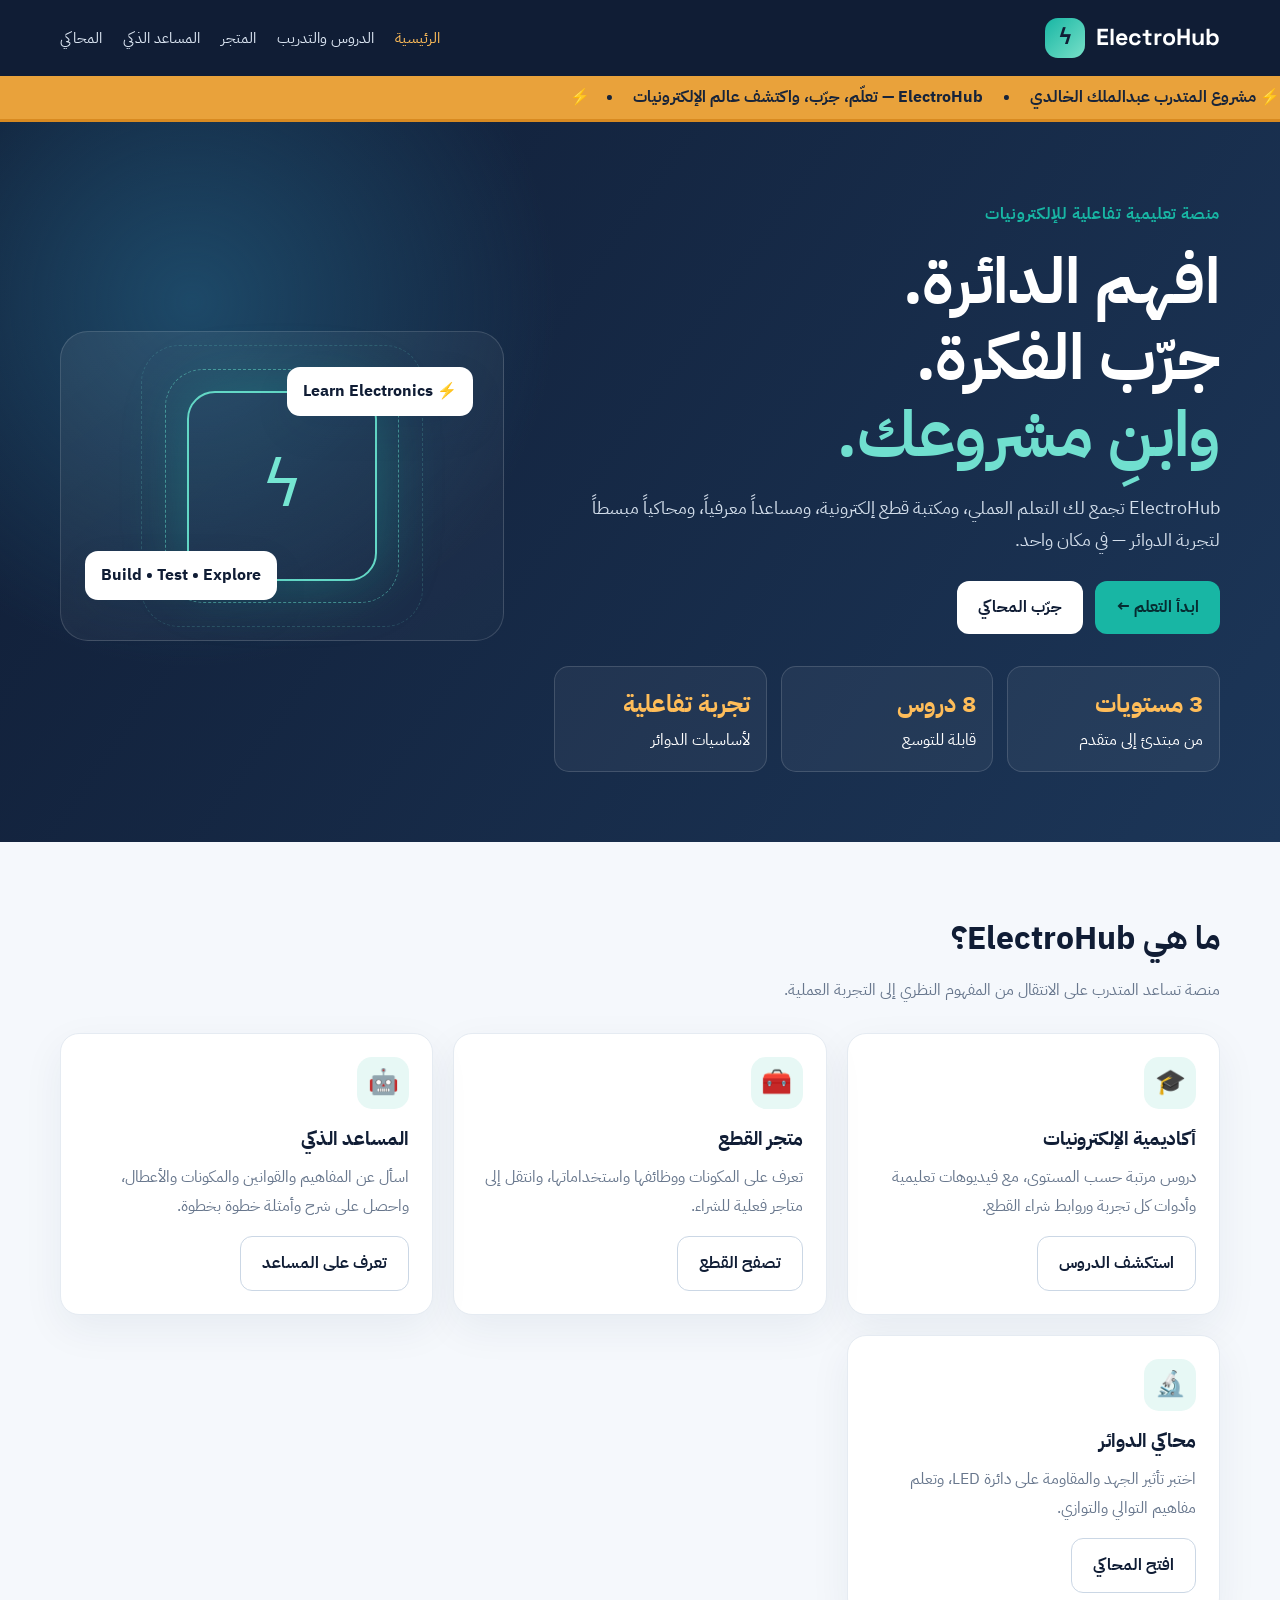
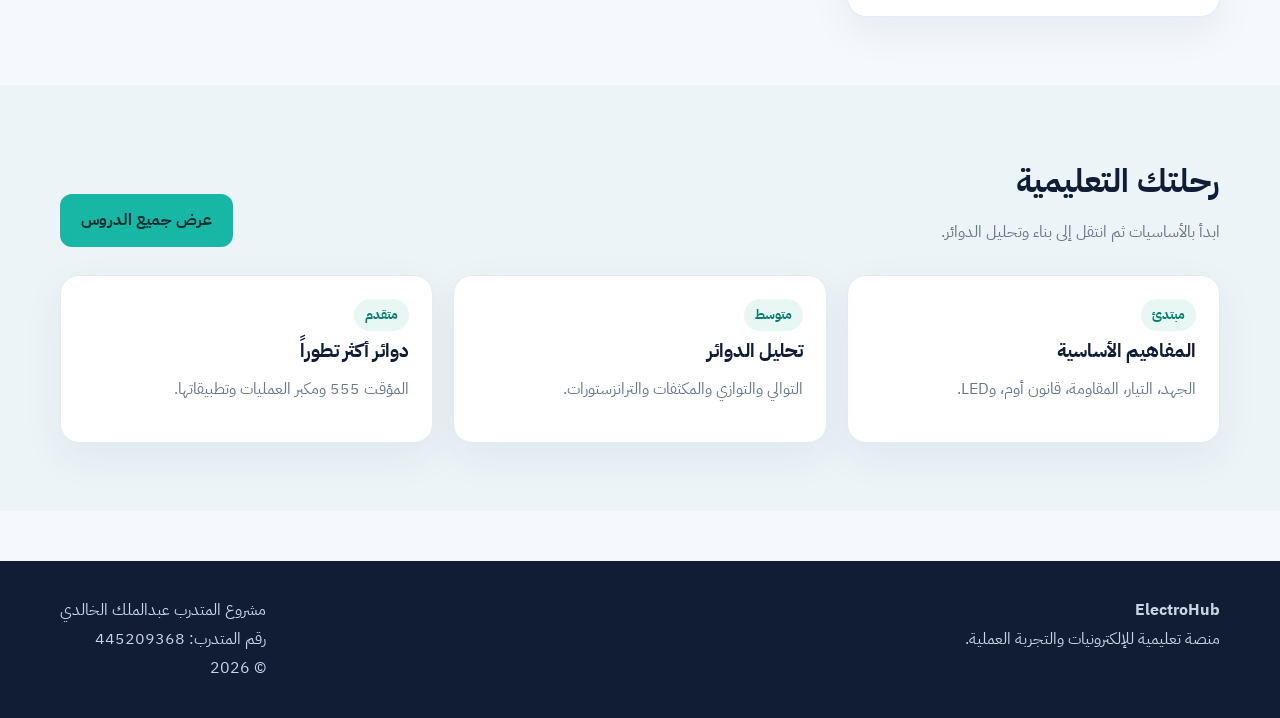
<file: index.html>
<!doctype html><html lang="ar" dir="rtl"><head><meta charset="utf-8"><meta name="viewport" content="width=device-width,initial-scale=1"><title>ElectroHub | بوابتك إلى عالم الإلكترونيات</title><link rel="stylesheet" href="assets/css/style.css"></head><body><header class="topbar"><div class="container nav"><a class="brand" href="index.html"><span class="brand-mark">ϟ</span> ElectroHub</a><nav class="navlinks"><a class="active" href="index.html">الرئيسية</a><a href="lessons.html">الدروس والتدريب</a><a href="store.html">المتجر</a><a href="assistant.html">المساعد الذكي</a><a href="simulator.html">المحاكي</a></nav></div></header><div class="ticker"><span>⚡ مشروع المتدرب عبدالملك الخالدي　 •　 ElectroHub — تعلّم، جرّب، واكتشف عالم الإلكترونيات　 •　⚡</span></div><main><section class="hero"><div class="container hero-grid"><div><div class="eyebrow">منصة تعليمية تفاعلية للإلكترونيات</div><h1>افهم الدائرة.<br>جرّب الفكرة.<br><span style="color:#70dfcf">وابنِ مشروعك.</span></h1><p>ElectroHub تجمع لك التعلم العملي، ومكتبة قطع إلكترونية، ومساعداً معرفياً، ومحاكياً مبسطاً لتجربة الدوائر — في مكان واحد.</p><div style="display:flex;gap:12px;flex-wrap:wrap;margin-top:25px"><a class="btn primary" href="lessons.html">ابدأ التعلم ←</a><a class="btn secondary" href="simulator.html">جرّب المحاكي</a></div><div class="stats"><div class="stat"><b>3 مستويات</b><span>من مبتدئ إلى متقدم</span></div><div class="stat"><b>8 دروس</b><span>قابلة للتوسع</span></div><div class="stat"><b>تجربة تفاعلية</b><span>لأساسيات الدوائر</span></div></div></div><div class="hero-art"><div class="chip">ϟ</div><div class="floating f1">⚡ Learn Electronics</div><div class="floating f2">Build • Test • Explore</div></div></div></section><section class="section"><div class="container"><div class="section-head"><div><h2>ما هي ElectroHub؟</h2><p>منصة تساعد المتدرب على الانتقال من المفهوم النظري إلى التجربة العملية.</p></div></div><div class="cards"><article class="card"><div class="card-icon">🎓</div><h3>أكاديمية الإلكترونيات</h3><p>دروس مرتبة حسب المستوى، مع فيديوهات تعليمية وأدوات كل تجربة وروابط شراء القطع.</p><a class="btn outline" href="lessons.html">استكشف الدروس</a></article><article class="card"><div class="card-icon">🧰</div><h3>متجر القطع</h3><p>تعرف على المكونات ووظائفها واستخداماتها، وانتقل إلى متاجر فعلية للشراء.</p><a class="btn outline" href="store.html">تصفح القطع</a></article><article class="card"><div class="card-icon">🤖</div><h3>المساعد الذكي</h3><p>اسأل عن المفاهيم والقوانين والمكونات والأعطال، واحصل على شرح وأمثلة خطوة بخطوة.</p><a class="btn outline" href="assistant.html">تعرف على المساعد</a></article><article class="card"><div class="card-icon">🔬</div><h3>محاكي الدوائر</h3><p>اختبر تأثير الجهد والمقاومة على دائرة LED، وتعلم مفاهيم التوالي والتوازي.</p><a class="btn outline" href="simulator.html">افتح المحاكي</a></article></div></div></section><section class="section" style="background:#edf4f8"><div class="container"><div class="section-head"><div><h2>رحلتك التعليمية</h2><p>ابدأ بالأساسيات ثم انتقل إلى بناء وتحليل الدوائر.</p></div><a class="btn primary" href="lessons.html">عرض جميع الدروس</a></div><div class="cards"><div class="card"><span class="tag">مبتدئ</span><h3>المفاهيم الأساسية</h3><p>الجهد، التيار، المقاومة، قانون أوم، وLED.</p></div><div class="card"><span class="tag">متوسط</span><h3>تحليل الدوائر</h3><p>التوالي والتوازي والمكثفات والترانزستورات.</p></div><div class="card"><span class="tag">متقدم</span><h3>دوائر أكثر تطوراً</h3><p>المؤقت 555 ومكبر العمليات وتطبيقاتها.</p></div></div></div></section></main><footer class="footer"><div class="container footer-row"><div><b>ElectroHub</b><div>منصة تعليمية للإلكترونيات والتجربة العملية.</div></div><div class="footer-info">
    <div>مشروع المتدرب عبدالملك الخالدي</div>
    <div>رقم المتدرب: 445209368</div>
    <div>© 2026</div>
</div></div></footer></body></html>
</file>
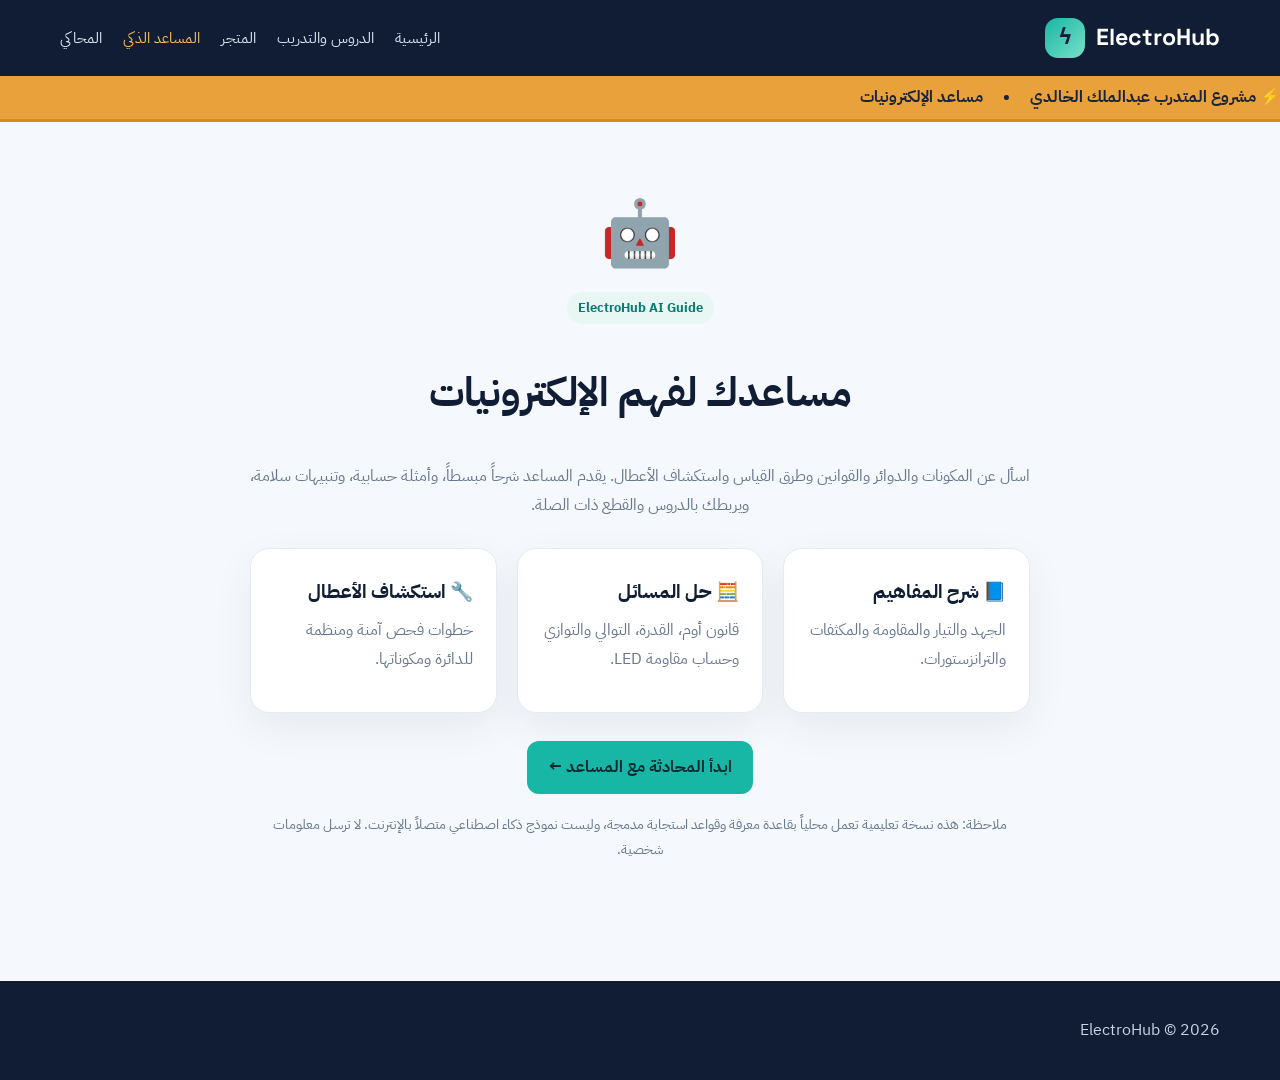
<file: assistant.html>
<!doctype html><html lang="ar" dir="rtl"><head><meta charset="utf-8"><meta name="viewport" content="width=device-width,initial-scale=1"><title>المساعد الذكي | ElectroHub</title><link rel="stylesheet" href="assets/css/style.css"></head><body><header class="topbar"><div class="container nav"><a class="brand" href="index.html"><span class="brand-mark">ϟ</span> ElectroHub</a><nav class="navlinks"><a href="index.html">الرئيسية</a><a href="lessons.html">الدروس والتدريب</a><a href="store.html">المتجر</a><a class="active" href="assistant.html">المساعد الذكي</a><a href="simulator.html">المحاكي</a></nav></div></header><div class="ticker"><span>⚡ مشروع المتدرب عبدالملك الخالدي　 •　 مساعد الإلكترونيات</span></div><main class="container"><section class="assistant-intro"><div class="big-icon">🤖</div><span class="tag">ElectroHub AI Guide</span><h1 style="color:var(--navy);font-size:2.5rem">مساعدك لفهم الإلكترونيات</h1><p class="muted">اسأل عن المكونات والدوائر والقوانين وطرق القياس واستكشاف الأعطال. يقدم المساعد شرحاً مبسطاً، وأمثلة حسابية، وتنبيهات سلامة، ويربطك بالدروس والقطع ذات الصلة.</p><div class="cards" style="text-align:right;margin:28px 0"><div class="card"><h3>📘 شرح المفاهيم</h3><p>الجهد والتيار والمقاومة والمكثفات والترانزستورات.</p></div><div class="card"><h3>🧮 حل المسائل</h3><p>قانون أوم، القدرة، التوالي والتوازي وحساب مقاومة LED.</p></div><div class="card"><h3>🔧 استكشاف الأعطال</h3><p>خطوات فحص آمنة ومنظمة للدائرة ومكوناتها.</p></div></div><a class="btn primary" href="assistant-chat.html">ابدأ المحادثة مع المساعد ←</a><p class="small" style="margin-top:18px">ملاحظة: هذه نسخة تعليمية تعمل محلياً بقاعدة معرفة وقواعد استجابة مدمجة، وليست نموذج ذكاء اصطناعي متصلاً بالإنترنت. لا ترسل معلومات شخصية.</p></section></main><footer class="footer"><div class="container">ElectroHub © 2026</div></footer></body></html>
</file>
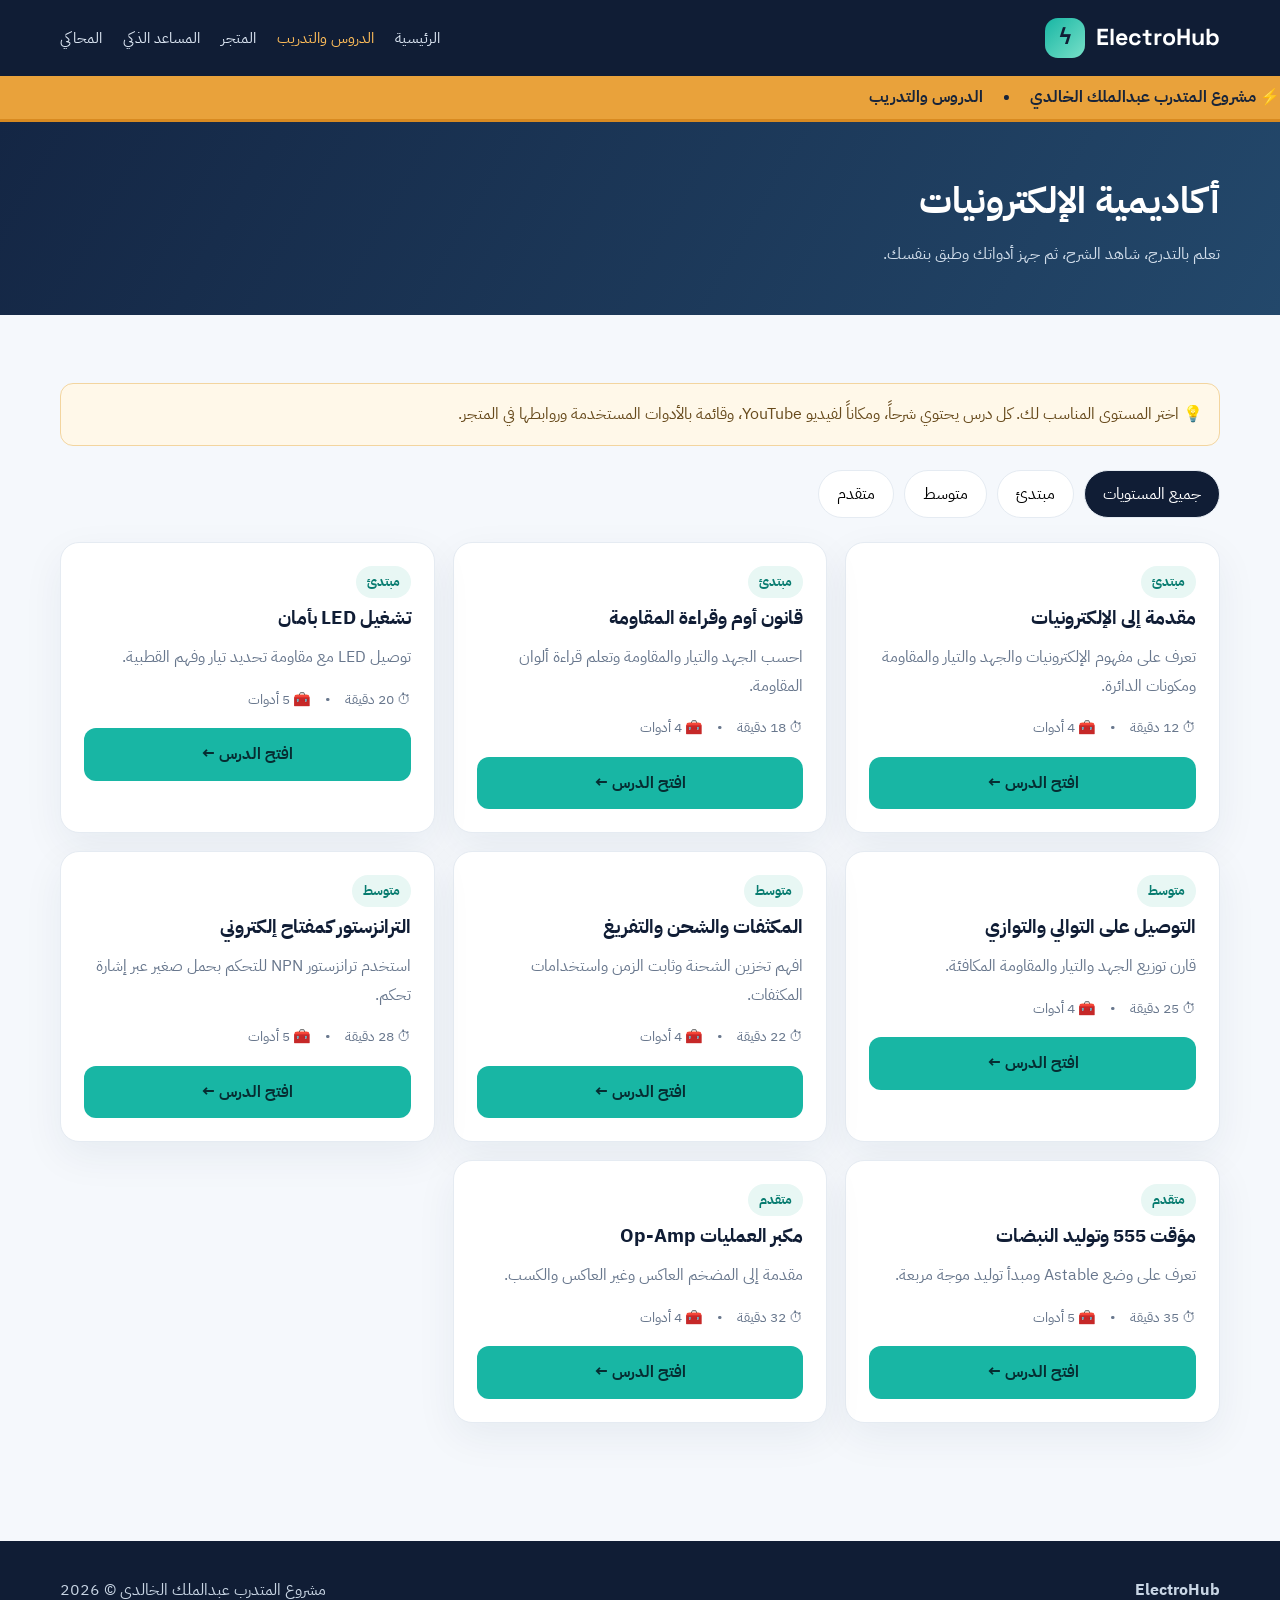
<file: lessons.html>
<!doctype html><html lang="ar" dir="rtl"><head><meta charset="utf-8"><meta name="viewport" content="width=device-width,initial-scale=1"><title>الدروس والتدريب | ElectroHub</title><link rel="stylesheet" href="assets/css/style.css"></head><body><header class="topbar"><div class="container nav"><a class="brand" href="index.html"><span class="brand-mark">ϟ</span> ElectroHub</a><nav class="navlinks"><a href="index.html">الرئيسية</a><a class="active" href="lessons.html">الدروس والتدريب</a><a href="store.html">المتجر</a><a href="assistant.html">المساعد الذكي</a><a href="simulator.html">المحاكي</a></nav></div></header><div class="ticker"><span>⚡ مشروع المتدرب عبدالملك الخالدي　 •　 الدروس والتدريب</span></div><section class="page-hero"><div class="container"><h1>أكاديمية الإلكترونيات</h1><p>تعلم بالتدرج، شاهد الشرح، ثم جهز أدواتك وطبق بنفسك.</p></div></section><main class="section"><div class="container"><div class="callout">💡 اختر المستوى المناسب لك. كل درس يحتوي شرحاً، ومكاناً لفيديو YouTube، وقائمة بالأدوات المستخدمة وروابطها في المتجر.</div><div class="level-tabs" id="levelTabs"><button class="active" data-level="الكل">جميع المستويات</button><button data-level="مبتدئ">مبتدئ</button><button data-level="متوسط">متوسط</button><button data-level="متقدم">متقدم</button></div><div class="lesson-grid" id="lessonGrid"></div></div></main><footer class="footer"><div class="container footer-row"><b>ElectroHub</b><span>مشروع المتدرب عبدالملك الخالدي © 2026</span></div></footer><script src="assets/js/data.js"></script><script src="assets/js/app.js"></script></body></html>
</file>
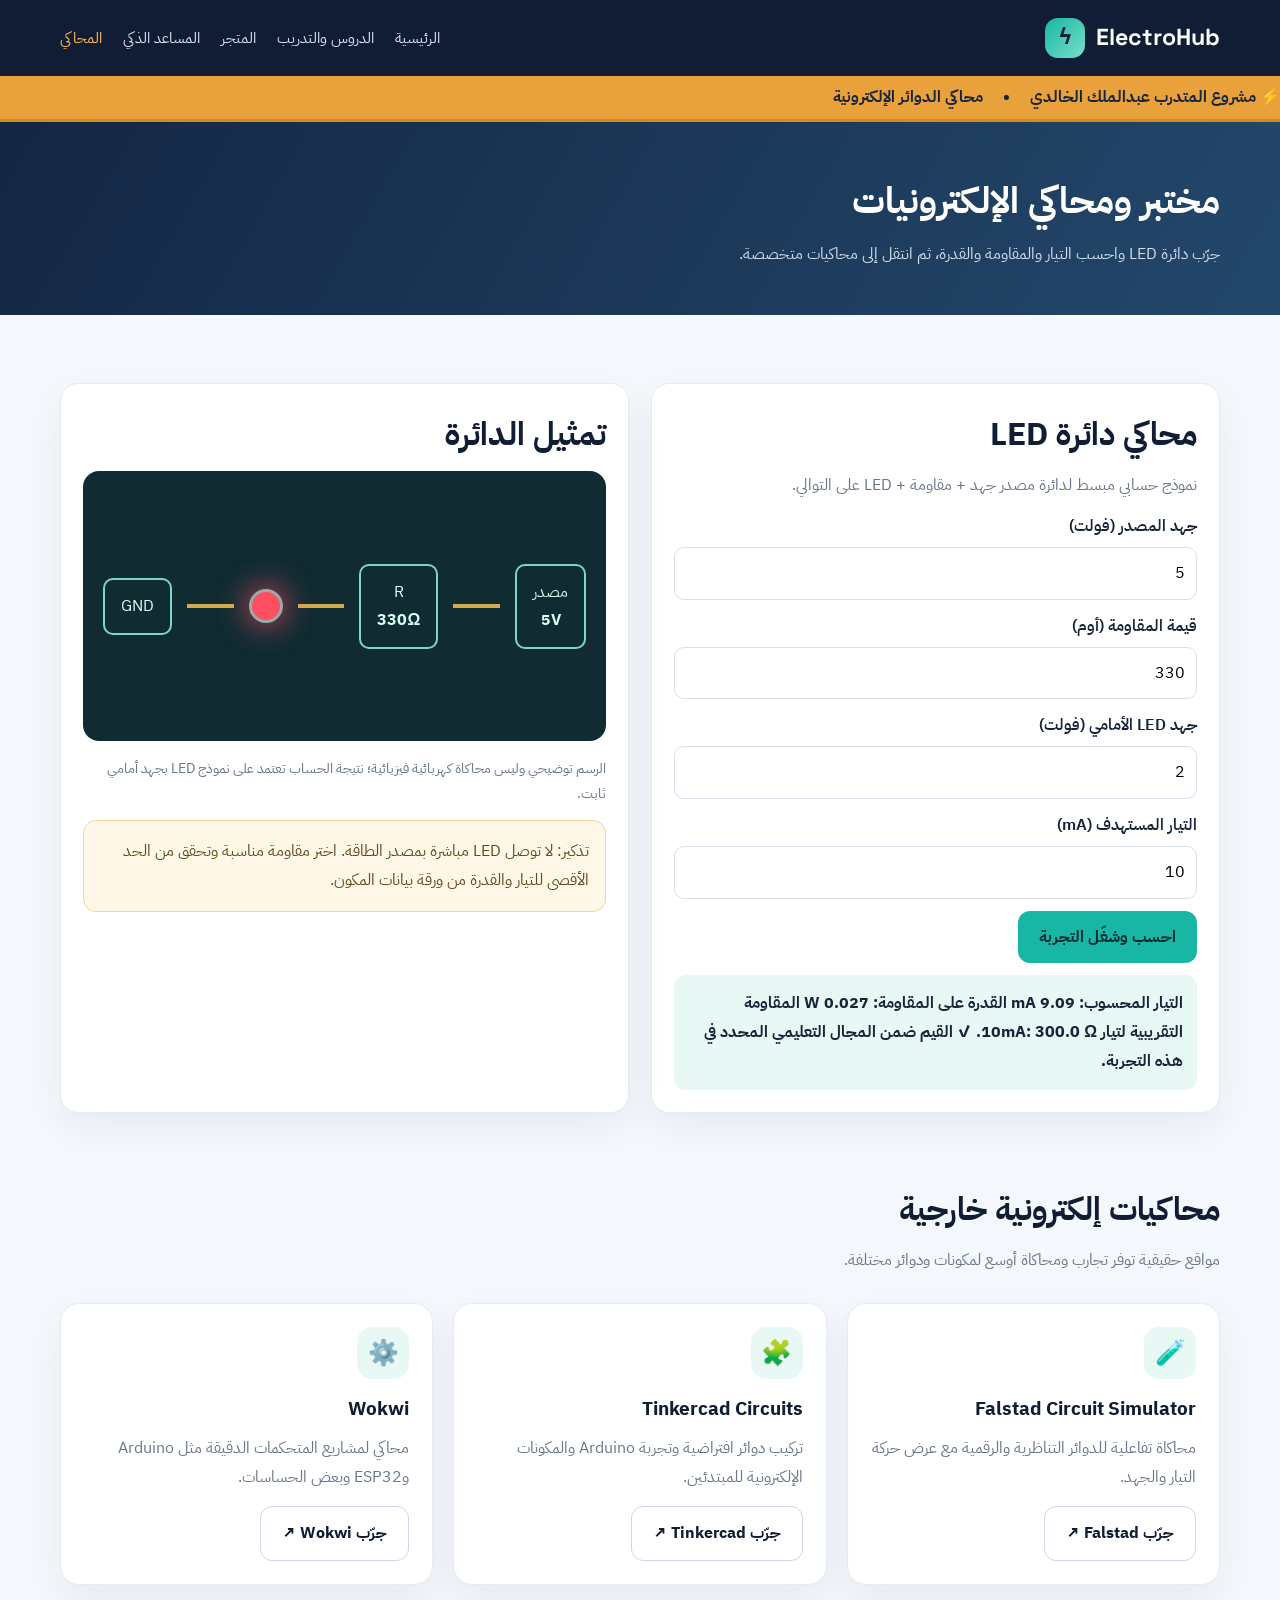
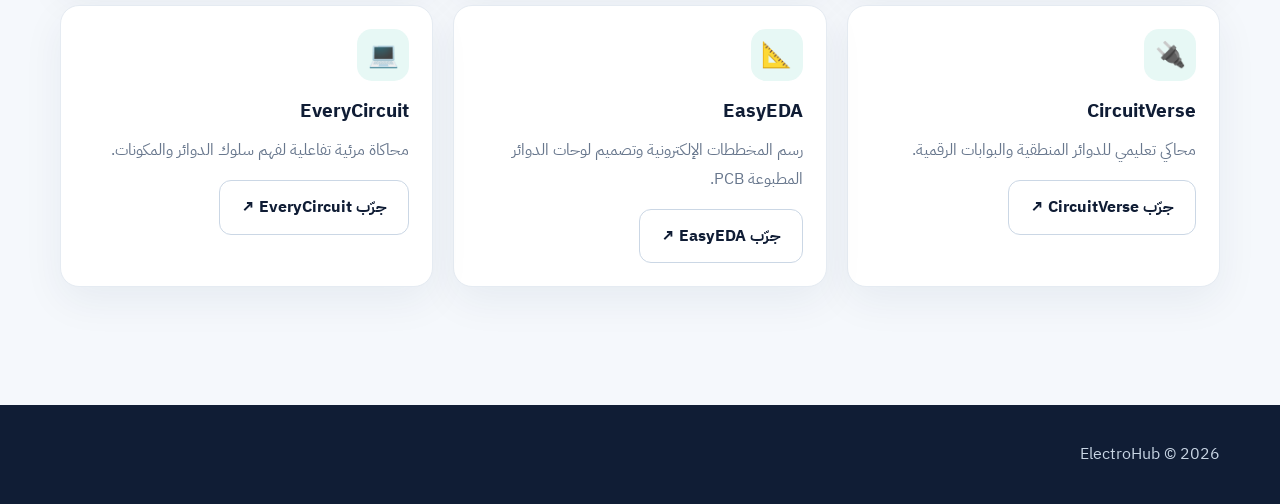
<file: simulator.html>
<!doctype html><html lang="ar" dir="rtl"><head><meta charset="utf-8"><meta name="viewport" content="width=device-width,initial-scale=1"><title>محاكي الإلكترونيات | ElectroHub</title><link rel="stylesheet" href="assets/css/style.css"></head><body><header class="topbar"><div class="container nav"><a class="brand" href="index.html"><span class="brand-mark">ϟ</span> ElectroHub</a><nav class="navlinks"><a href="index.html">الرئيسية</a><a href="lessons.html">الدروس والتدريب</a><a href="store.html">المتجر</a><a href="assistant.html">المساعد الذكي</a><a class="active" href="simulator.html">المحاكي</a></nav></div></header><div class="ticker"><span>⚡ مشروع المتدرب عبدالملك الخالدي　 •　 محاكي الدوائر الإلكترونية</span></div><section class="page-hero"><div class="container"><h1>مختبر ومحاكي الإلكترونيات</h1><p>جرّب دائرة LED واحسب التيار والمقاومة والقدرة، ثم انتقل إلى محاكيات متخصصة.</p></div></section><main class="section"><div class="container"><div class="sim-layout"><section class="panel"><h2>محاكي دائرة LED</h2><p class="muted">نموذج حسابي مبسط لدائرة مصدر جهد + مقاومة + LED على التوالي.</p><div class="field"><label for="voltage">جهد المصدر (فولت)</label><input id="voltage" type="number" min="0" max="24" step="0.1" value="5"></div><div class="field"><label for="resistance">قيمة المقاومة (أوم)</label><input id="resistance" type="number" min="1" max="100000" value="330"></div><div class="field"><label for="forward">جهد LED الأمامي (فولت)</label><input id="forward" type="number" min="0.1" max="5" step="0.1" value="2"></div><div class="field"><label for="maxCurrent">التيار المستهدف (mA)</label><input id="maxCurrent" type="number" min="1" max="30" value="10"></div><button class="btn primary" id="calculate">احسب وشغّل التجربة</button><div class="result" id="simResult" aria-live="polite">أدخل القيم ثم اضغط احسب.</div></section><section class="panel"><h2>تمثيل الدائرة</h2><div class="circuit-board"><div class="component">مصدر<br><b id="sourceLabel">5V</b></div><div class="wire"></div><div class="component">R<br><b id="resLabel">330Ω</b></div><div class="wire"></div><div class="led" id="ledVisual"></div><div class="wire"></div><div class="component">GND</div></div><p class="small">الرسم توضيحي وليس محاكاة كهربائية فيزيائية؛ نتيجة الحساب تعتمد على نموذج LED بجهد أمامي ثابت.</p><div class="callout">تذكير: لا توصل LED مباشرة بمصدر الطاقة. اختر مقاومة مناسبة وتحقق من الحد الأقصى للتيار والقدرة من ورقة بيانات المكون.</div></section></div><section class="section" style="padding-bottom:0"><div class="section-head"><div><h2>محاكيات إلكترونية خارجية</h2><p>مواقع حقيقية توفر تجارب ومحاكاة أوسع لمكونات ودوائر مختلفة.</p></div></div><div class="cards"><article class="card"><div class="card-icon">🧪</div><h3>Falstad Circuit Simulator</h3><p>محاكاة تفاعلية للدوائر التناظرية والرقمية مع عرض حركة التيار والجهد.</p><a class="btn outline" target="_blank" rel="noopener" href="https://www.falstad.com/circuit/">جرّب Falstad ↗</a></article><article class="card"><div class="card-icon">🧩</div><h3>Tinkercad Circuits</h3><p>تركيب دوائر افتراضية وتجربة Arduino والمكونات الإلكترونية للمبتدئين.</p><a class="btn outline" target="_blank" rel="noopener" href="https://www.tinkercad.com/circuits">جرّب Tinkercad ↗</a></article><article class="card"><div class="card-icon">⚙️</div><h3>Wokwi</h3><p>محاكي لمشاريع المتحكمات الدقيقة مثل Arduino وESP32 وبعض الحساسات.</p><a class="btn outline" target="_blank" rel="noopener" href="https://wokwi.com/">جرّب Wokwi ↗</a></article><article class="card"><div class="card-icon">🔌</div><h3>CircuitVerse</h3><p>محاكي تعليمي للدوائر المنطقية والبوابات الرقمية.</p><a class="btn outline" target="_blank" rel="noopener" href="https://circuitverse.org/simulator">جرّب CircuitVerse ↗</a></article><article class="card"><div class="card-icon">📐</div><h3>EasyEDA</h3><p>رسم المخططات الإلكترونية وتصميم لوحات الدوائر المطبوعة PCB.</p><a class="btn outline" target="_blank" rel="noopener" href="https://easyeda.com/">جرّب EasyEDA ↗</a></article><article class="card"><div class="card-icon">💻</div><h3>EveryCircuit</h3><p>محاكاة مرئية تفاعلية لفهم سلوك الدوائر والمكونات.</p><a class="btn outline" target="_blank" rel="noopener" href="https://everycircuit.com/">جرّب EveryCircuit ↗</a></article></div></section></div></main><footer class="footer"><div class="container">ElectroHub © 2026</div></footer><script src="assets/js/simulator.js"></script></body></html>
</file>
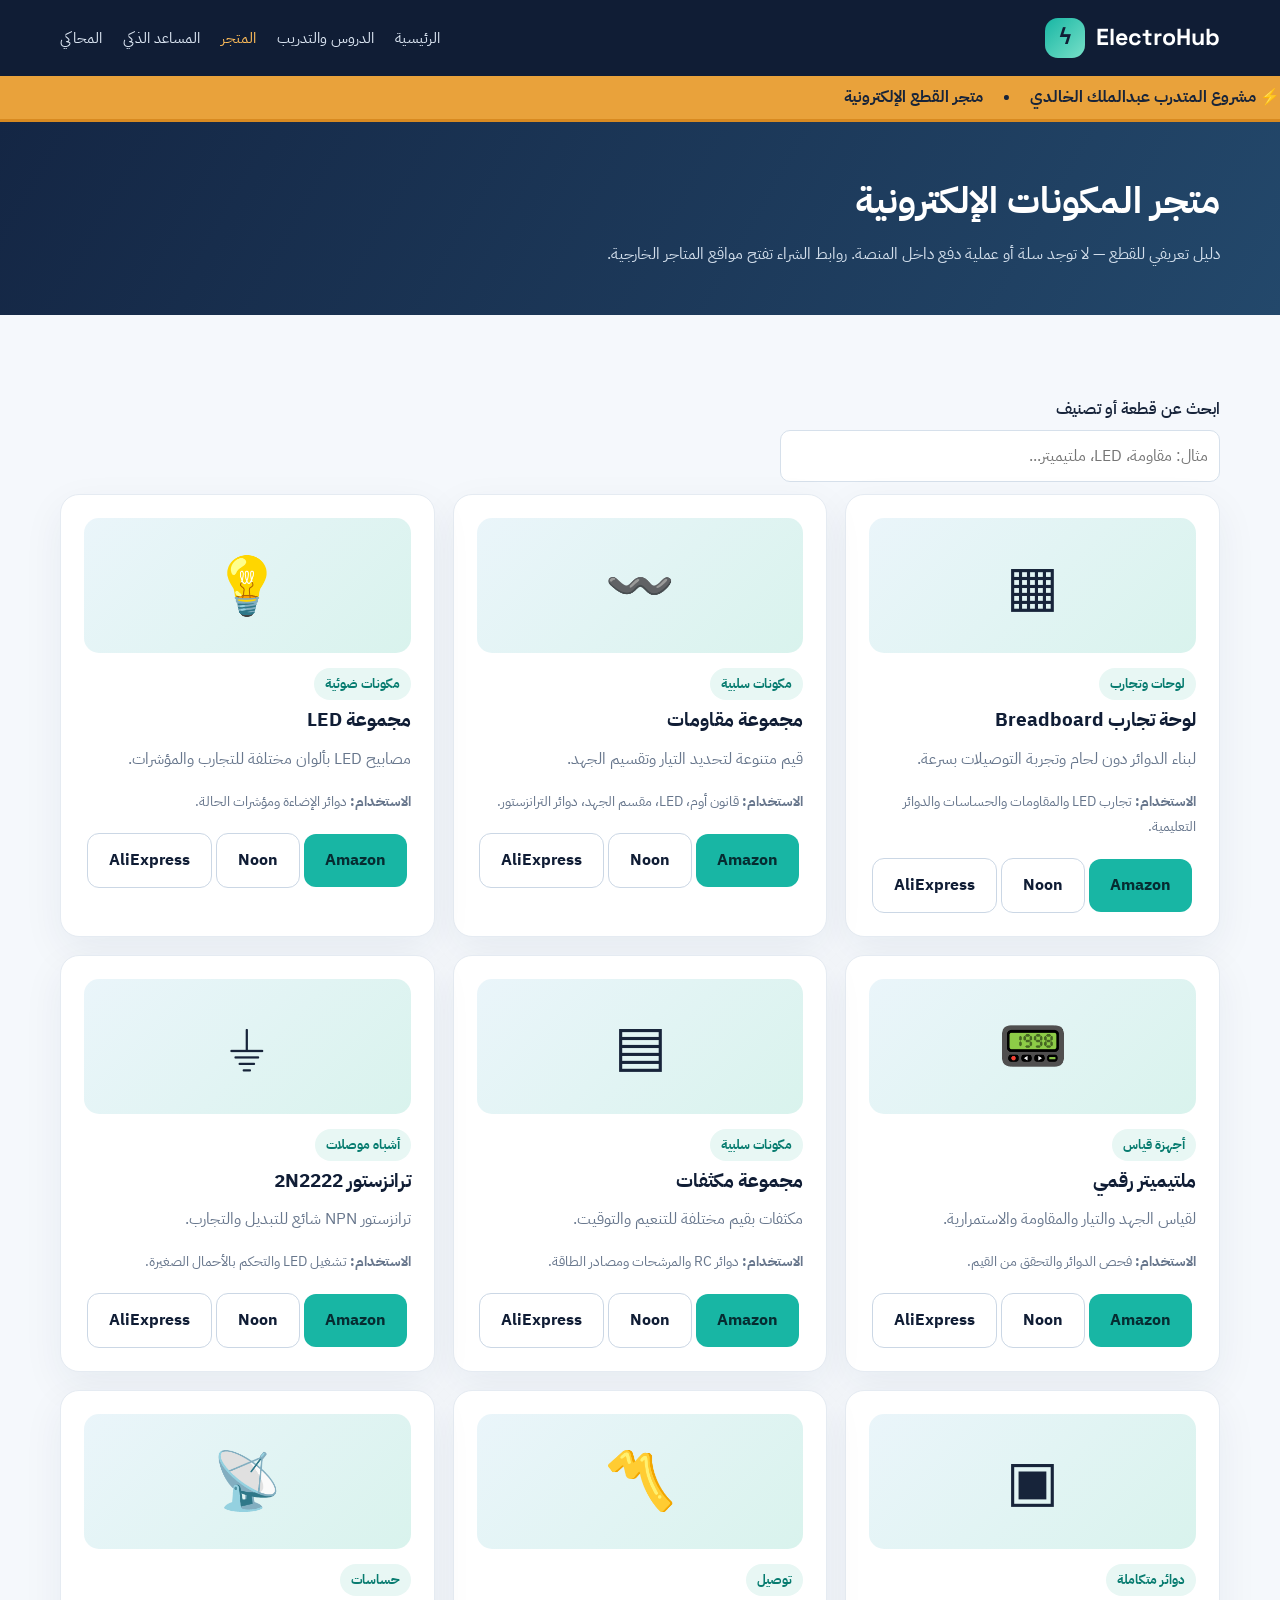
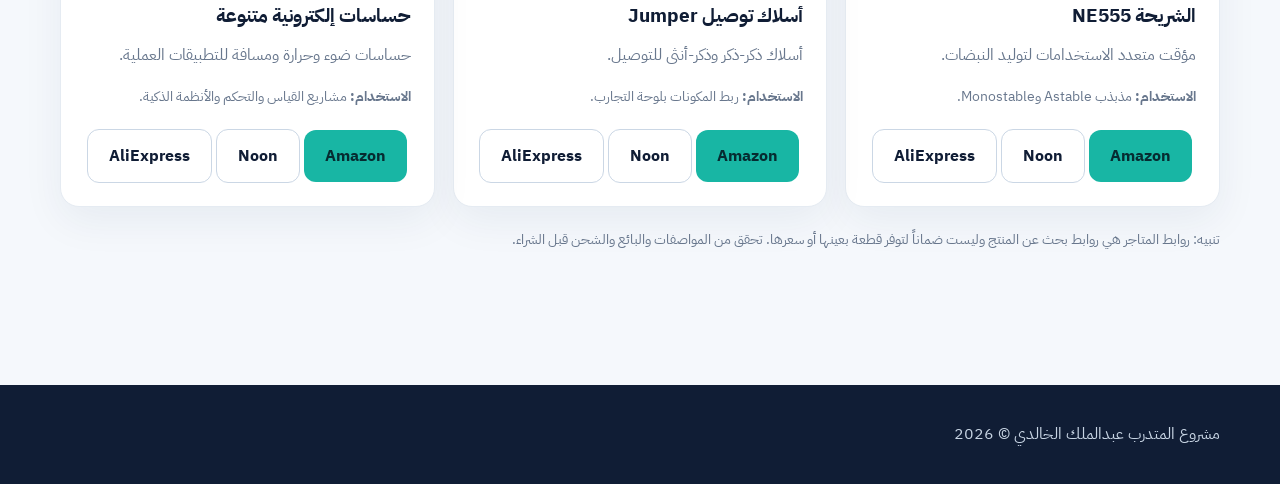
<file: store.html>
<!doctype html><html lang="ar" dir="rtl"><head><meta charset="utf-8"><meta name="viewport" content="width=device-width,initial-scale=1"><title>متجر القطع الإلكترونية | ElectroHub</title><link rel="stylesheet" href="assets/css/style.css"></head><body><header class="topbar"><div class="container nav"><a class="brand" href="index.html"><span class="brand-mark">ϟ</span> ElectroHub</a><nav class="navlinks"><a href="index.html">الرئيسية</a><a href="lessons.html">الدروس والتدريب</a><a class="active" href="store.html">المتجر</a><a href="assistant.html">المساعد الذكي</a><a href="simulator.html">المحاكي</a></nav></div></header><div class="ticker"><span>⚡ مشروع المتدرب عبدالملك الخالدي　 •　 متجر القطع الإلكترونية</span></div><section class="page-hero"><div class="container"><h1>متجر المكونات الإلكترونية</h1><p>دليل تعريفي للقطع — لا توجد سلة أو عملية دفع داخل المنصة. روابط الشراء تفتح مواقع المتاجر الخارجية.</p></div></section><main class="section"><div class="container"><div class="field" style="max-width:440px"><label for="productSearch">ابحث عن قطعة أو تصنيف</label><input id="productSearch" placeholder="مثال: مقاومة، LED، ملتيميتر..."></div><div class="product-grid" id="productGrid"></div><p class="small" style="margin-top:20px">تنبيه: روابط المتاجر هي روابط بحث عن المنتج وليست ضماناً لتوفر قطعة بعينها أو سعرها. تحقق من المواصفات والبائع والشحن قبل الشراء.</p></div></main><footer class="footer"><div class="container">مشروع المتدرب عبدالملك الخالدي © 2026</div></footer><script src="assets/js/data.js"></script><script src="assets/js/app.js"></script></body></html>
</file>
<file: assets/css/style.css>
@import url('https://fonts.googleapis.com/css2?family=IBM+Plex+Sans+Arabic:wght@400;500;600;700&family=Space+Grotesk:wght@400;500;600;700&display=swap');
:root{--navy:#101d35;--navy2:#172b4d;--teal:#18b6a4;--mint:#e7f8f5;--gold:#ffbd59;--ink:#17243a;--muted:#68778d;--bg:#f5f8fc;--white:#fff;--line:#e5ebf2;--shadow:0 14px 40px #152b4810}*{box-sizing:border-box}html{scroll-behavior:smooth}body{margin:0;background:var(--bg);color:var(--ink);font-family:'IBM Plex Sans Arabic',sans-serif;line-height:1.8}a{text-decoration:none;color:inherit}button,input,select,textarea{font:inherit}.container{width:min(1160px,92%);margin:auto}.topbar{background:var(--navy);color:white}.nav{min-height:76px;display:flex;align-items:center;justify-content:space-between;gap:22px}.brand{display:flex;align-items:center;gap:11px;font-family:'Space Grotesk',sans-serif;font-size:1.45rem;font-weight:700;direction:ltr}.brand-mark{width:40px;height:40px;border-radius:13px;background:linear-gradient(135deg,var(--teal),#78e0c8);display:grid;place-items:center;color:var(--navy);font-size:1.3rem}.navlinks{display:flex;gap:21px;align-items:center;flex-wrap:wrap}.navlinks a{color:#dce6f3;font-size:.93rem}.navlinks a:hover,.navlinks a.active{color:var(--gold)}.ticker{background:#e9a23b;color:#17243a;overflow:hidden;white-space:nowrap;font-weight:700;border-bottom:3px solid #d88a21}.ticker span{display:inline-block;padding:7px 0;min-width:100%;animation:marquee 18s linear infinite}@keyframes marquee{from{transform:translateX(100%)}to{transform:translateX(-100%)}}.hero{padding:78px 0 70px;background:radial-gradient(circle at 15% 25%,#1d4968 0,transparent 30%),linear-gradient(125deg,#101d35,#1c3658);color:white;overflow:hidden}.hero-grid{display:grid;grid-template-columns:1.2fr .8fr;gap:50px;align-items:center}.eyebrow{color:var(--teal);font-weight:700;letter-spacing:.04em}.hero h1{font-size:clamp(2.4rem,5vw,4.5rem);line-height:1.2;margin:15px 0}.hero p{color:#d3deeb;font-size:1.12rem;max-width:650px}.hero-art{min-height:310px;border:1px solid #ffffff25;border-radius:28px;background:linear-gradient(145deg,#ffffff12,#ffffff05);display:grid;place-items:center;position:relative}.chip{width:190px;height:190px;border:2px solid #63d8c6;border-radius:28px;display:grid;place-items:center;color:#75e6d2;font-size:4rem;box-shadow:0 0 65px #18b6a455;position:relative}.chip:before,.chip:after{content:'';position:absolute;inset:-24px;border:1px dashed #63d8c688;border-radius:38px}.chip:after{inset:-48px;border-color:#63d8c833}.floating{position:absolute;background:#fff;color:var(--navy);padding:10px 16px;border-radius:13px;box-shadow:var(--shadow);font-weight:700}.f1{top:35px;right:30px}.f2{bottom:40px;left:24px}.btn{display:inline-flex;align-items:center;justify-content:center;gap:8px;padding:12px 21px;border-radius:12px;border:0;cursor:pointer;font-weight:700;transition:.2s}.btn:hover{transform:translateY(-2px)}.primary{background:var(--teal);color:#062c31}.secondary{background:white;color:var(--navy)}.outline{border:1px solid #cbd7e5;color:var(--navy);background:transparent}.gold{background:var(--gold);color:#39250a}.section{padding:68px 0}.section-head{display:flex;align-items:end;justify-content:space-between;gap:20px;margin-bottom:28px}.section h2{font-size:2rem;margin:0 0 8px;color:var(--navy)}.section-head p,.muted{color:var(--muted);margin:0}.cards{display:grid;grid-template-columns:repeat(3,1fr);gap:20px}.card{background:white;border:1px solid var(--line);border-radius:19px;padding:23px;box-shadow:var(--shadow)}.card-icon{width:52px;height:52px;border-radius:15px;background:var(--mint);display:grid;place-items:center;font-size:1.55rem;margin-bottom:14px}.card h3{margin:4px 0 7px;color:var(--navy)}.card p{color:var(--muted);margin:0 0 15px}.stats{display:grid;grid-template-columns:repeat(3,1fr);gap:14px;margin-top:32px}.stat{border:1px solid #ffffff25;background:#ffffff0d;padding:16px;border-radius:15px}.stat b{font-size:1.5rem;display:block;color:var(--gold)}.page-hero{padding:46px 0;background:linear-gradient(120deg,#142644,#23486b);color:white}.page-hero h1{margin:0 0 6px;font-size:2.3rem}.page-hero p{margin:0;color:#d2deeb}.level-tabs{display:flex;gap:10px;flex-wrap:wrap;margin:24px 0}.level-tabs button{padding:9px 18px;border:1px solid var(--line);background:white;border-radius:999px;cursor:pointer}.level-tabs button.active{background:var(--navy);color:white}.lesson-grid,.product-grid{display:grid;grid-template-columns:repeat(3,1fr);gap:18px}.tag{display:inline-block;padding:4px 11px;border-radius:999px;background:#e8f7f4;color:#087c70;font-size:.82rem;font-weight:700}.lesson-card .btn{width:100%}.product-icon{height:135px;border-radius:15px;background:linear-gradient(135deg,#eaf5fa,#d9f3ed);display:grid;place-items:center;font-size:3.5rem;margin-bottom:15px}.product-card .btn{margin:4px 4px 0 0}.price{font-weight:700;color:#087c70}.content-layout{display:grid;grid-template-columns:1fr 300px;gap:24px}.video-box{aspect-ratio:16/9;background:#101d35;border-radius:18px;overflow:hidden;margin:20px 0}.video-box iframe{width:100%;height:100%;border:0}.tool-list{padding:0;list-style:none}.tool-list li{padding:12px 0;border-bottom:1px solid var(--line);display:flex;justify-content:space-between;gap:10px}.assistant-intro{max-width:820px;margin:auto;text-align:center;padding:55px 20px}.assistant-intro .big-icon{font-size:4rem}.chat-shell{max-width:900px;margin:35px auto;background:white;border:1px solid var(--line);border-radius:20px;overflow:hidden;box-shadow:var(--shadow)}.chat-head{background:var(--navy);color:white;padding:18px 22px}.chat-messages{height:430px;overflow:auto;padding:22px;display:flex;flex-direction:column;gap:14px}.bubble{max-width:82%;padding:13px 16px;border-radius:16px;white-space:pre-wrap}.bot{background:#eff5f8;align-self:flex-start;border-bottom-right-radius:4px}.user{background:#dff7f1;align-self:flex-end;border-bottom-left-radius:4px}.chat-input{display:flex;gap:10px;padding:16px;border-top:1px solid var(--line)}.chat-input input{flex:1;min-width:0;border:1px solid var(--line);border-radius:12px;padding:12px}.suggestions{display:flex;gap:8px;flex-wrap:wrap;padding:0 18px 16px}.suggestions button{border:1px solid var(--line);background:white;border-radius:999px;padding:6px 12px;cursor:pointer;font-size:.85rem}.sim-layout{display:grid;grid-template-columns:1fr 1fr;gap:22px}.panel{background:white;border:1px solid var(--line);border-radius:18px;padding:22px;box-shadow:var(--shadow)}.field{display:grid;gap:6px;margin:12px 0}.field label{font-weight:600}.field input,.field select{width:100%;padding:11px;border:1px solid #d6e0eb;border-radius:10px;background:white}.result{padding:14px;border-radius:12px;background:var(--mint);margin-top:12px;font-weight:700}.circuit-board{min-height:270px;background:#102b32;border-radius:16px;padding:20px;color:#d8fff4;display:flex;align-items:center;justify-content:center;gap:15px;position:relative;overflow:hidden}.wire{height:4px;background:#d4aa4c;flex:1;max-width:90px}.component{padding:12px 16px;border:2px solid #80d6c5;border-radius:10px;text-align:center}.led{width:34px;height:34px;border-radius:50%;background:#263b3b;border:3px solid #9aa;box-shadow:0 0 0 transparent}.led.on{background:#ff4d62;box-shadow:0 0 32px #ff4d62}.callout{padding:16px;background:#fff8e9;border:1px solid #f3d59f;border-radius:13px;color:#674a1c}.footer{background:var(--navy);color:#c8d5e4;padding:35px 0;margin-top:50px}.footer-row{display:flex;justify-content:space-between;gap:20px;flex-wrap:wrap}.small{font-size:.88rem;color:var(--muted)}.empty{padding:30px;text-align:center;color:var(--muted)}
@media(max-width:850px){.hero-grid,.content-layout,.sim-layout{grid-template-columns:1fr}.cards,.lesson-grid,.product-grid{grid-template-columns:repeat(2,1fr)}.nav{padding:14px 0;align-items:flex-start;flex-direction:column}.navlinks{gap:12px}.hero{padding:55px 0}.hero-art{min-height:250px}}
@media(max-width:560px){.cards,.lesson-grid,.product-grid,.stats{grid-template-columns:1fr}.section{padding:48px 0}.page-hero h1{font-size:1.8rem}.chat-messages{height:390px}.bubble{max-width:95%}.section-head{align-items:flex-start;flex-direction:column}}
</file>
